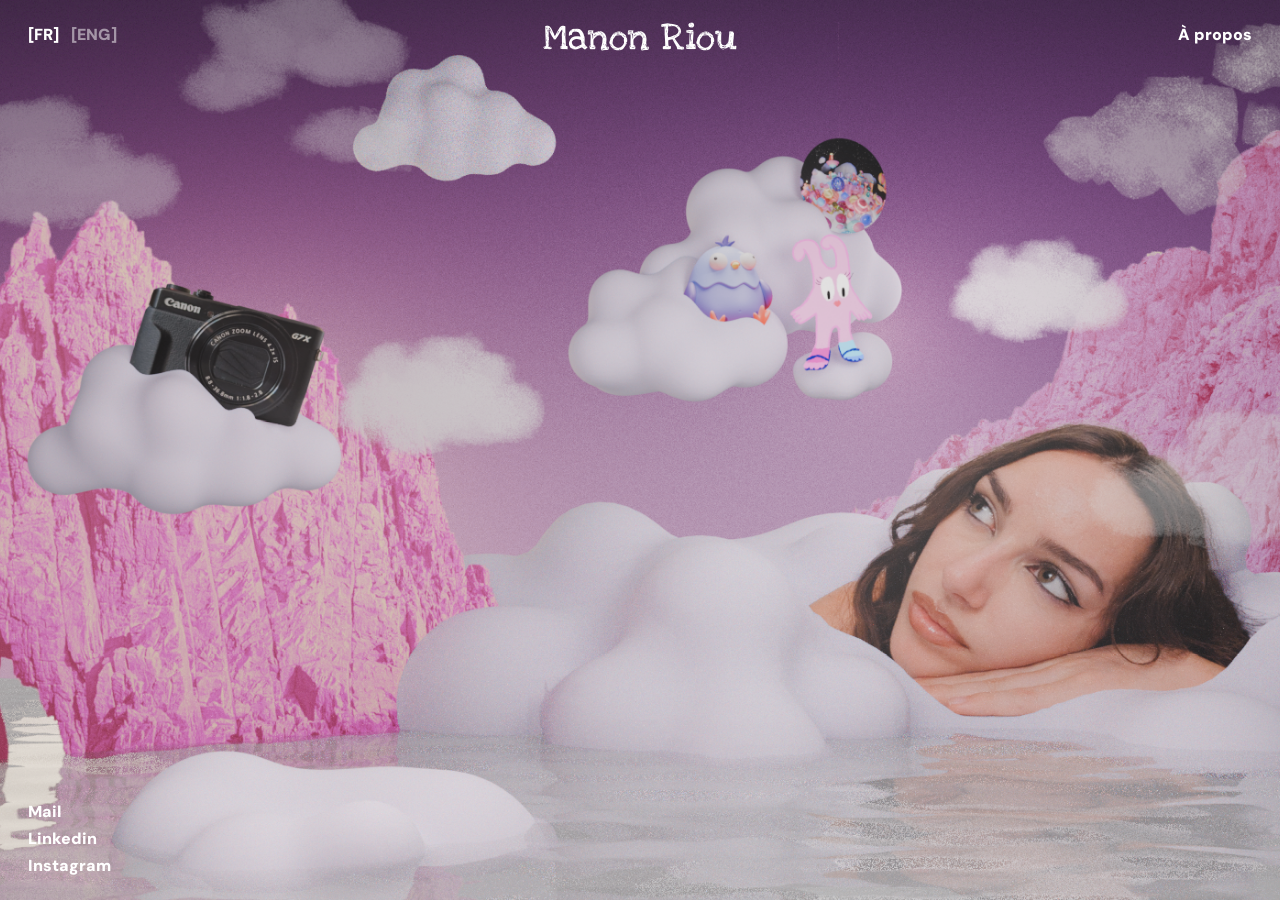
<file: index.html>
<!doctype html>
<html lang="fr">
<head>
<meta charset="utf-8">
<meta name="viewport" content="width=device-width, initial-scale=1">
<title>Manon Riou</title>
<link rel="stylesheet" href="css/index.css">
<link rel="icon" type="image/png" href="favicon.png" />
</head>
<body>

  <!-- Calques de fond et décors -->
  <img class="layer" src="Background.png" data-depth="5" alt="">
  <img class="layer" src="mountain_droite.png" data-depth="15" alt="">
  <img class="layer" src="first_plan.png" data-depth="25" alt="">
  <img class="layer cloud" src="cloud (1).png" data-depth="30" alt="">
  <img class="layer cloud" src="cloud (2).png" data-depth="35" alt="">
  <img class="layer cloud" src="cloud (3).png" data-depth="40" alt="">
  <img class="layer cloud" src="cloud (4).png" data-depth="32" alt="">
  <img class="layer cloud" src="cloud (5).png" data-depth="38" alt="">
  <img class="layer cloud" src="cloud (6).png" data-depth="36" alt="">
  <img class="layer cloud" src="cloud (7).png" data-depth="31" alt="">
  
  <!-- Nuage Photo / Gallery -->
  <a href="gallery.html" id="galleryAnchor" class="cloud-link">
    <img class="layer cloud halo" src="cloud_photo.png" data-depth="45" data-hit="147 296 425 500" data-label="340 385" alt="">
  </a>
  <a href="gallery.html" class="cloud-text gallery-text" data-i18n="gallery">Gallery</a>

  <!-- Nuage Projets -->
  <a href="project.html" id="projectAnchor" class="cloud-link">
    <img class="layer cloud halo" src="cloud_projets.png" data-depth="45" data-hit="648 137 983 402" data-label="812 262" alt="">
  </a>
  <a href="project.html" class="cloud-text project-text" data-i18n="projects">Projects</a>

  <!-- Interface -->
  <div class="ui lang"><button data-lang="fr">FR</button><button data-lang="en">ENG</button></div>
  <h1 class="ui name">Manon Riou</h1>
  <a class="ui about" href="about.html" data-i18n="about">About</a>
  <nav class="ui socials">
    <a href="mailto:manonriou2a@gmail.com">Mail</a>
    <a href="https://www.linkedin.com/in/riou-manon-526247348/" target="_blank" rel="noopener">Linkedin</a>
    <a href="https://www.instagram.com/manon_motion/" target="_blank" rel="noopener">Instagram</a>
  </nav>

<script src="js/index.js"></script>
</body>
</html>
</file>
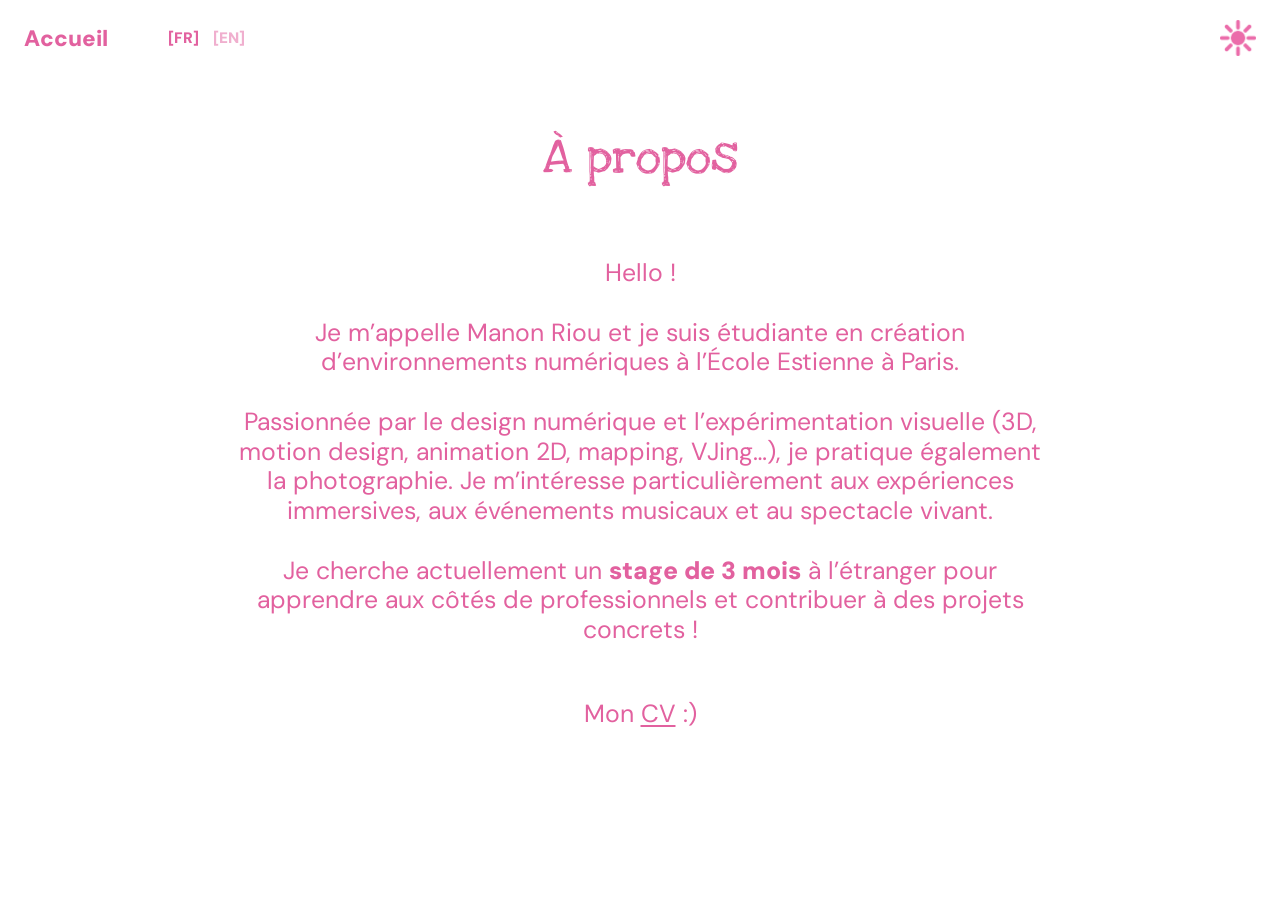
<file: about.html>
<!doctype html>
<html lang="fr">
<head>
<meta charset="utf-8">
<meta name="viewport" content="width=device-width, initial-scale=1">
<title>About – Manon Riou</title>
<link rel="stylesheet" href="css/project.css">
<link rel="stylesheet" href="css/pages.css">
</head>
<body>

<header class="top">
  <div class="top-left">
    <a id="back" href="index.html" data-i18n="home"></a>
    <div class="lang"><button data-lang="fr">FR</button><button data-lang="en">EN</button></div>
  </div>
  <span class="page-title"></span>
  <button id="theme" aria-label="Mode nuit"><img src="PICTOGRAM/SUN_Pictogram.png" alt=""></button>
</header>

<main class="about">
  <h1 data-i18n="about"></h1>
  <div data-l="fr">
    <p>Hello !</p>
    <p>Je m’appelle Manon Riou et je suis étudiante en création d’environnements numériques à l’École Estienne à Paris.</p>
    <p>Passionnée par le design numérique et l’expérimentation visuelle (3D, motion design, animation 2D, mapping, VJing…), je pratique également la photographie. Je m’intéresse particulièrement aux expériences immersives, aux événements musicaux et au spectacle vivant.</p>
    <p>Je cherche actuellement un <b>stage de 3 mois</b> à l’étranger pour apprendre aux côtés de professionnels et contribuer à des projets concrets !</p>
    <p class="cv">Mon <a href="CV_Manon_Riou.pdf" target="_blank" rel="noopener">CV</a> :)</p>
  </div>
  <div data-l="en" hidden>
    <p>Hello!</p>
    <p>My name is Manon Riou and I’m a student in digital environment design at École Estienne in Paris.</p>
    <p>Passionate about digital design and visual experimentation (3D, motion design, 2D animation, mapping, VJing…), I also practice photography. I’m especially interested in immersive experiences, music events and live performance.</p>
    <p>I’m currently looking for a <b>3-month internship</b> abroad to learn alongside professionals and contribute to real projects!</p>
    <p class="cv">My <a href="CV_Manon_Riou_en.pdf" target="_blank" rel="noopener">CV</a> :)</p>
  </div>
</main>

<script src="js/page.js"></script>
</body>
</html>
</file>
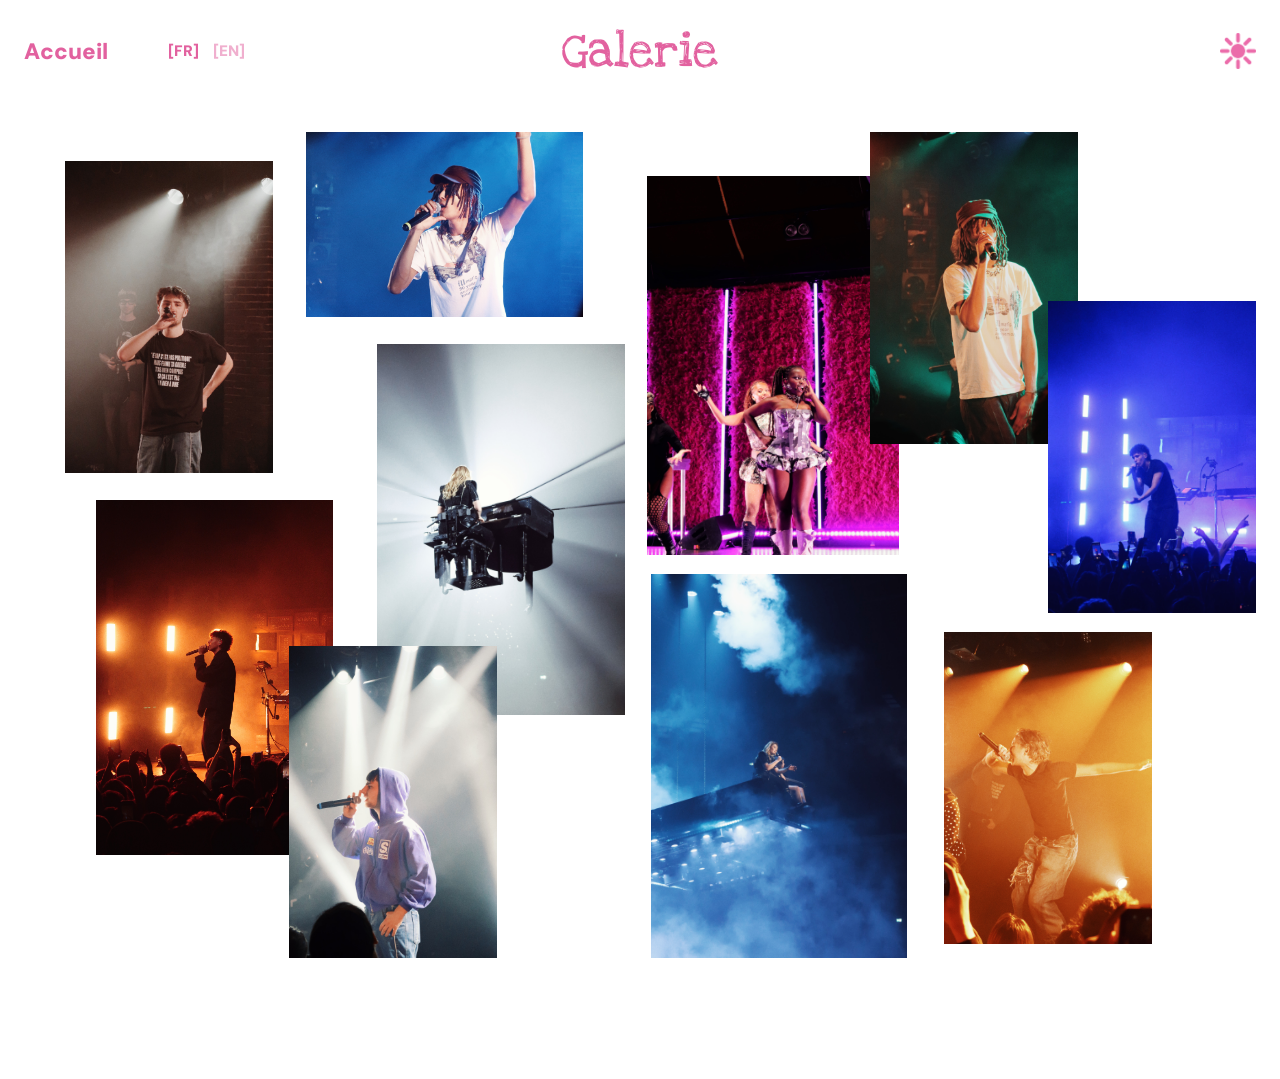
<file: gallery.html>
<!doctype html>
<html lang="fr">
<head>
<meta charset="utf-8">
<meta name="viewport" content="width=device-width, initial-scale=1">
<title>Gallery – Manon Riou</title>
<link rel="stylesheet" href="css/project.css">
<link rel="stylesheet" href="css/pages.css">
<link rel="icon" type="image/png" href="favicon.png" />
</head>
<body>

<header class="top">
  <div class="top-left">
    <a id="back" href="index.html" data-i18n="home"></a>
    <div class="lang"><button data-lang="fr">FR</button><button data-lang="en">EN</button></div>
  </div>
  <h1 class="page-title big" data-i18n="gallery"></h1>
  <button id="theme" aria-label="Mode nuit"><img src="PICTOGRAM/SUN_Pictogram.png" alt=""></button>
</header>

<main class="collage">
  <img src="GALLERY/img_gallery%20(9).jpg" style="left:50.52%;top:5.08%;width:19.74%;height:43.77%" alt="" loading="lazy">
  <img src="GALLERY/img_gallery%20(7).jpg" style="left:7.5%;top:42.46%;width:18.54%;height:41%" alt="" loading="lazy">
  <img src="GALLERY/img_gallery%20(3).jpg" style="left:5.1%;top:3.31%;width:16.25%;height:36%" alt="" loading="lazy">
  <img src="GALLERY/img_gallery%20(10).jpg" style="left:29.48%;top:24.46%;width:19.32%;height:42.85%" alt="" loading="lazy">
  <img src="GALLERY/img_gallery%20(4).jpg" style="left:73.75%;top:57.69%;width:16.25%;height:36%" alt="" loading="lazy">
  <img src="GALLERY/img_gallery%20(2).jpg" style="left:22.55%;top:59.31%;width:16.25%;height:36%" alt="" loading="lazy">
  <img src="GALLERY/img_gallery%20(6).jpg" style="left:67.97%;top:0%;width:16.25%;height:36%" alt="" loading="lazy">
  <img src="GALLERY/img_gallery%20(5).jpg" style="left:23.91%;top:0%;width:21.67%;height:21.31%" alt="" loading="lazy">
  <img src="GALLERY/img_gallery%20(1).jpg" style="left:50.89%;top:51%;width:20%;height:44.31%" alt="" loading="lazy">
  <img src="GALLERY/img_gallery%20(8).jpg" style="left:81.88%;top:19.54%;width:16.25%;height:36%" alt="" loading="lazy">
</main>

<script src="js/page.js"></script>
</body>
</html>
</file>
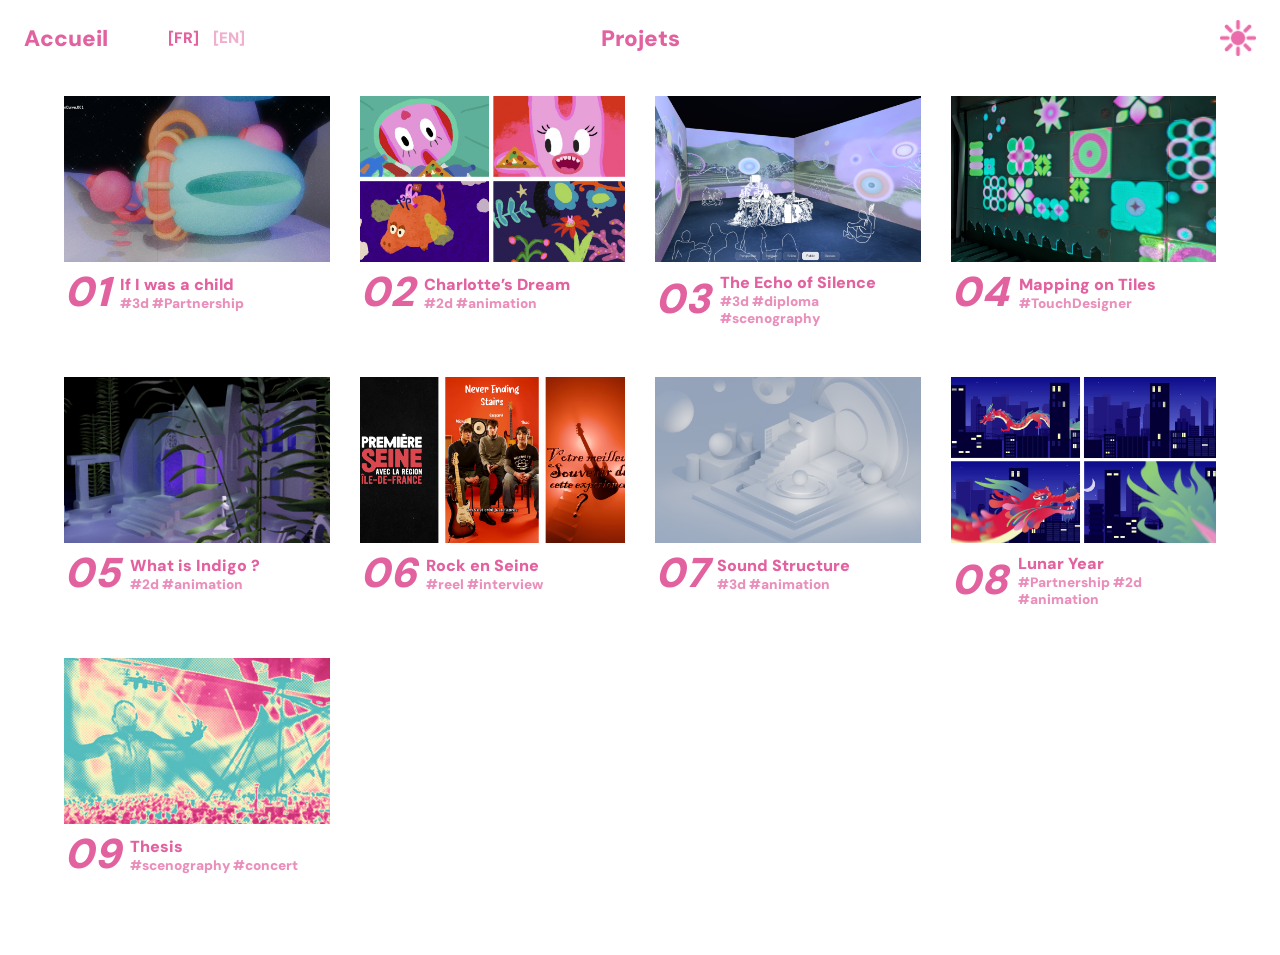
<file: project.html>
<!doctype html>
<html lang="fr">
<head>
<meta charset="utf-8">
<meta name="viewport" content="width=device-width, initial-scale=1">
<title>Projects – Manon Riou</title>
<link rel="stylesheet" href="css/project.css">
<link rel="icon" type="image/png" href="favicon.png" />
</head>
<body>

<header class="top">
  <div class="top-left">
    <a id="back" href="index.html"></a>
    <div class="lang"><button data-lang="fr">FR</button><button data-lang="en">EN</button></div>
  </div>
  <h1 class="page-title" data-i18n="projects"></h1>
  <button id="theme" aria-label="Mode nuit"><img src="PICTOGRAM/SUN_Pictogram.png" alt=""></button>
</header>

<main id="grid" class="grid"></main>

<section id="project" hidden>
  <div class="banner">
    <a id="prev" href="#" aria-label="Previous">&lt;</a>
    <h2 id="bannerTitle"></h2>
    <a id="next" href="#" aria-label="Next">&gt;</a>
  </div>
  <div class="layout">
    <aside class="info">
      <h3 id="title"></h3>
      <p class="meta" id="meta"></p>
      <p class="desc" id="desc"></p>
      <div class="credit"><span data-i18n="credit"></span><br>@Manon Riou</div>
    </aside>
    <div class="media" id="media"></div>
    <nav class="index" id="index"></nav>
  </div>
</section>

<script src="js/project.js"></script>
</body>
</html>
</file>
<file: css/index.css>
/* Importation de la police DM Sans (poids Black 900) */
@font-face {
  font-family: 'DM Sans';
  src: url('../FONT/DM_Sans/static/DMSans-Black.ttf') format('truetype');
  font-weight: 900;
  font-style: normal;
}
@font-face {
  font-family: 'LoveYa';
  src: url('../FONT/Love_Ya_Like_A_Sister/LoveYaLikeASister-Regular.ttf') format('truetype');
}

body { font-family: 'DM Sans', sans-serif; font-weight: 900; color: #fff; }
a { color: inherit; text-decoration: none; }

/* Interface fixe (langue, nom, About, réseaux) */
.ui { position: fixed; z-index: 30; }
.ui a:hover, .ui button:hover { opacity: .7; }
.lang { top: 24px; left: 28px; display: flex; gap: 12px; }
.lang button { font: inherit; color: inherit; background: none; border: 0; padding: 0; cursor: pointer; opacity: .5; }
.lang button.on { opacity: 1; }
.lang button::before, .lang button::after { display: inline-block; transition: transform .2s ease; }
.lang button::before { content: '['; }
.lang button::after { content: ']'; }
.lang button:hover::before { transform: translateX(-3px); }
.lang button:hover::after { transform: translateX(3px); }
.name { top: 14px; left: 0; right: 0; text-align: center; pointer-events: none; margin: 0; font-family: 'LoveYa', cursive; font-weight: 400; font-size: 2.4rem; white-space: nowrap; }
.about { top: 24px; right: 28px; }
.socials { bottom: 24px; left: 28px; display: flex; flex-direction: column; gap: 6px; }

html, body { margin: 0; height: 100%; overflow: hidden; background: #000; }

.layer {
  position: fixed; inset: -5%;
  width: 110%; height: 110%;
  object-fit: cover;
  pointer-events: none;
  transition: transform .15s ease-out;
  will-change: transform, translate;
}

.cloud { animation: float 6s ease-in-out infinite alternate; }
.cloud:nth-of-type(2n) { animation-duration: 8s; animation-delay: -3s; }
.cloud:nth-of-type(3n) { animation-duration: 7s; animation-delay: -5s; }

.halo { 
  filter: drop-shadow(0 0 25px rgba(255, 235, 255, 0)) drop-shadow(0 0 60px rgba(230, 200, 255, 0)); 
  transition: transform .15s ease-out, filter .4s; 
}
.halo.lit { 
  filter: drop-shadow(0 0 25px rgba(255, 235, 255, .9)) drop-shadow(0 0 60px rgba(230, 200, 255, .7)); 
}

@keyframes float { from { translate: 0 -8px; } to { translate: 0 8px; } }

/* Styles des liens interactifs */
.cloud-link {
  position: fixed;
  inset: 0;
  pointer-events: none;
  z-index: 10;
}

.cloud-link.active-link {
  pointer-events: auto;
  cursor: pointer;
}

/* Style partagé pour les textes au survol */
.cloud-text {
  position: fixed;
  transform: translate(-50%, -50%);
  font-family: 'LoveYa', cursive;
  font-size: 2.5rem;
  color: #ffffff;
  opacity: 0;
  transition: opacity 0.3s ease;
  pointer-events: none;
  z-index: 20;
  letter-spacing: 2px;
}

/* Position corrigée et affichage du texte Gallery */
#galleryAnchor.lit ~ .gallery-text {
  opacity: 1;
}
.gallery-text {
  top: 42%;
  left: 21%; /* Décalé vers la gauche pour le centrer parfaitement sur le nuage photo */
}

/* Position et affichage du texte Projects */
#projectAnchor.lit ~ .project-text {
  opacity: 1;
}
.project-text {
  top: 27%; 
  left: 57%;
}

/* Écrans tactiles : pas de survol, les textes des nuages sont visibles et cliquables */
@media (hover: none) {
  .cloud-text { opacity: 1; pointer-events: auto; text-shadow: 0 2px 12px rgba(0,0,0,.35); }
}
/* Écrans verticaux : les nuages sortent du cadre, les liens sont centrés */
@media (max-aspect-ratio: 1/1) {
  .cloud-text { opacity: 1; pointer-events: auto; left: 50% !important; font-size: 3rem; text-shadow: 0 2px 12px rgba(0,0,0,.35); }
  .gallery-text { top: 42% !important; }
  .project-text { top: 54% !important; }
}
@media (max-width: 600px) {
  .lang { top: 20px; left: 16px; font-size: .85rem; gap: 8px; }
  .about { top: 20px; right: 16px; font-size: .85rem; }
  .name { top: 12px; font-size: 1.7rem; }
  .socials { left: 16px; bottom: 20px; }
}
</file>
<file: css/project.css>
@font-face { font-family: 'DM Sans'; src: url('../FONT/DM_Sans/static/DMSans-Black.ttf') format('truetype'); font-weight: 900; }
@font-face { font-family: 'DM Sans'; src: url('../FONT/DM_Sans/static/DMSans-Regular.ttf') format('truetype'); font-weight: 400; }
@font-face { font-family: 'LoveYa'; src: url('../FONT/Love_Ya_Like_A_Sister/LoveYaLikeASister-Regular.ttf') format('truetype'); }

:root { --bg: #fff; --fg: #e2619f; }
html.dark { --bg: #1b0d15; --fg: #f08cc0; }

* { box-sizing: border-box; }
[hidden] { display: none !important; }
body { margin: 0; background: var(--bg); color: var(--fg); font-family: 'DM Sans', sans-serif; font-weight: 900; transition: background .3s, color .3s; }
a { color: inherit; text-decoration: none; }
button { font: inherit; color: inherit; background: none; border: 0; padding: 0; cursor: pointer; }

/* En-tête */
.top { display: grid; grid-template-columns: 1fr auto 1fr; align-items: center; padding: 20px 24px; }
.top-left { display: flex; gap: 60px; align-items: center; font-size: 1.4rem; }
.lang { font-size: .95rem; display: flex; gap: 14px; }
.lang button { opacity: .5; }
.lang button.on { opacity: 1; }
.lang button::before, .lang button::after { display: inline-block; transition: transform .2s ease; }
.lang button::before { content: '['; }
.lang button::after { content: ']'; }
.lang button:hover::before { transform: translateX(-3px); }
.lang button:hover::after { transform: translateX(3px); }
/* Flèche de retour au survol */
#back { position: relative; display: inline-block; transition: transform .2s; }
#back:hover { transform: translateX(.6em); }
#back::before {
  content: ''; position: absolute; right: 100%; top: 50%; width: .7em; height: .7em; margin-right: .25em;
  background: currentColor; opacity: 0; transform: translate(.4em, -50%); transition: opacity .2s, transform .2s;
  -webkit-mask: url("data:image/svg+xml,%3Csvg xmlns='http://www.w3.org/2000/svg' viewBox='0 0 24 24' fill='none' stroke='black' stroke-width='3.5' stroke-linecap='round' stroke-linejoin='round'%3E%3Cpath d='M20 12H5M11 5l-7 7 7 7'/%3E%3C/svg%3E") center / contain no-repeat;
          mask: url("data:image/svg+xml,%3Csvg xmlns='http://www.w3.org/2000/svg' viewBox='0 0 24 24' fill='none' stroke='black' stroke-width='3.5' stroke-linecap='round' stroke-linejoin='round'%3E%3Cpath d='M20 12H5M11 5l-7 7 7 7'/%3E%3C/svg%3E") center / contain no-repeat;
}
#back:hover::before { opacity: 1; transform: translate(0, -50%); }
.page-title { margin: 0; font-size: 1.4rem; }
#theme { justify-self: end; width: 36px; height: 36px; }
#theme img { width: 100%; height: 100%; display: block; transition: transform .4s ease; }
#theme:hover img { transform: rotate(90deg); }

/* Page 1 : grille des projets */
.grid { display: grid; grid-template-columns: repeat(4, 1fr); gap: 50px 30px; padding: 20px 5% 80px; }
.card img { width: 100%; aspect-ratio: 16 / 10; object-fit: cover; display: block; transition: opacity .2s; }
.card:hover img { opacity: .8; }
.card-info { display: flex; gap: 10px; align-items: center; margin-top: 10px; }
.card-num { font-size: 2.6rem; font-style: italic; line-height: 1; }
.card-tags { font-size: .85rem; opacity: .7; }

/* Page projet */
.banner { position: relative; height: 140px; background: center / cover no-repeat; display: flex; align-items: center; justify-content: space-between; padding: 0 30px; color: #fff; }
.banner h2 { position: absolute; left: 50%; transform: translateX(-50%); margin: 0; font-family: 'LoveYa', cursive; font-weight: 400; font-size: 3.2rem; white-space: nowrap; text-shadow: 0 2px 10px rgba(0,0,0,.35); }
.banner a { font-size: 3rem; line-height: 1; z-index: 1; }

.layout { display: grid; grid-template-columns: 1fr 46% 1fr; gap: 40px; padding: 45px 24px 100px; align-items: start; }
.info, .index { position: sticky; top: 30px; }
.info h3 { margin: 0 0 30px; font-family: 'LoveYa', cursive; font-weight: 400; font-size: 2.6rem; }
.meta { white-space: pre-line; font-size: 1.15rem; line-height: 1.4; margin: 0 0 30px; }
.desc { font-weight: 400; font-size: 1.1rem; line-height: 1.4; margin: 0; max-width: 360px; }
.credit { margin-top: 160px; font-size: 1rem; line-height: 1.5; }
.media { display: flex; flex-direction: column; gap: 40px; }
.media img, .media video { width: 100%; display: block; }
.index { justify-self: end; display: flex; flex-direction: column; gap: 14px; font-size: 1.6rem; }
.index a { opacity: .5; }
.index a.on, .index a:hover { opacity: 1; }

/* Vue projet : la page ne défile pas, seule la colonne d'images défile */
body.detail .page-title { visibility: hidden; }

@media (min-width: 1025px) {
  body.detail { height: 100vh; overflow: hidden; display: flex; flex-direction: column; }
  body.detail #project { flex: 1; min-height: 0; display: flex; flex-direction: column; }
  body.detail .layout { flex: 1; min-height: 0; grid-template-rows: minmax(0, 1fr); padding-bottom: 0; }
  body.detail .media { height: 100%; overflow-y: auto; padding-bottom: 60px; scrollbar-width: none; }
  body.detail .media::-webkit-scrollbar { display: none; }
  body.detail .credit { position: fixed; left: 24px; bottom: 24px; margin: 0; }

  /* Index : vague vers la gauche au survol (élément survolé + 2 voisins de chaque côté) */
  .index a { transition: transform .45s cubic-bezier(.3, 1.6, .5, 1), opacity .2s; }
  .index a:hover { transform: translateX(-22px); }
  .index a:hover + a, .index a:has(+ a:hover) { transform: translateX(-12px); }
  .index a:hover + a + a, .index a:has(+ a + a:hover) { transform: translateX(-5px); }
}

/* Tablette / mobile : colonnes empilées. En-tête et bannière fixes, le contenu défile dessous */
@media (max-width: 1024px) {
  .grid { grid-template-columns: repeat(2, 1fr); gap: 40px 24px; }
  .layout { grid-template-columns: minmax(0, 1fr); gap: 30px; padding-bottom: 60px; }
  .info, .index { position: static; }
  body.detail { height: 100vh; height: 100dvh; overflow: hidden; display: flex; flex-direction: column; }
  body.detail #project { flex: 1; min-height: 0; display: flex; flex-direction: column; }
  body.detail .layout { flex: 1; min-height: 0; overflow-y: auto; padding-bottom: 90px; }
  /* Index flottant en bas de l'écran, par-dessus les images */
  body.detail .index {
    position: fixed; top: auto; right: auto; left: 50%; bottom: 16px; z-index: 5; transform: translateX(-50%);
    flex-direction: row; gap: 16px; padding: 10px 22px; font-size: 1.2rem; white-space: nowrap;
    background: var(--bg); border-radius: 999px; box-shadow: 0 4px 18px rgba(0, 0, 0, .18);
  }
  .desc { max-width: 600px; }
  .credit { margin-top: 30px; }
  .banner { height: 110px; padding: 0 16px; gap: 12px; }
  .banner h2 { position: static; transform: none; flex: 1; text-align: center; white-space: normal; font-size: 2.2rem; line-height: 1.1; }
  .banner a { font-size: 2.2rem; }
}
@media (max-width: 600px) {
  .grid { grid-template-columns: minmax(0, 1fr); padding: 10px 16px 60px; }
  .top { grid-template-columns: 1fr auto; padding: 16px; row-gap: 12px; }
  .top-left { gap: 20px; font-size: 1.2rem; }
  .lang { font-size: .85rem; gap: 10px; }
  .page-title { grid-row: 2; grid-column: 1 / -1; text-align: center; }
  body.detail .page-title { display: none; }
  #theme { width: 30px; height: 30px; }
  .layout { padding: 30px 16px 50px; }
  .info h3 { font-size: 2.1rem; margin-bottom: 20px; }
  .meta { font-size: 1rem; }
  .desc { font-size: 1rem; }
  .media { gap: 20px; }
  body.detail .index { gap: 8px; font-size: .95rem; padding: 8px 14px; bottom: 12px; }
  .banner { height: 80px; }
  .banner h2 { font-size: 1.5rem; }
  .banner a { font-size: 1.8rem; }
}
</file>
<file: css/pages.css>
/* Pages Galerie et À propos (en complément de project.css) */
.page-title.big { font-family: 'LoveYa', cursive; font-weight: 400; font-size: 3.1rem; }

/* Galerie : collage positionné comme dans la maquette (1920px de large) */
.collage { position: relative; width: 100%; aspect-ratio: 1920 / 1300; margin: 30px 0 80px; }
.collage img { position: absolute; object-fit: cover; display: block; transition: transform .3s ease; }
.collage img:hover { z-index: 1; transform: scale(1.03); }

/* À propos */
.about { max-width: 860px; margin: 0 auto; padding: 50px 24px 100px; text-align: center; }
.about h1 { margin: 0 0 70px; font-family: 'LoveYa', cursive; font-weight: 400; font-size: 3.1rem; }
.about p { font-weight: 400; font-size: 1.55rem; line-height: 1.2; margin: 0 0 1.2em; }
.about b { font-weight: 900; }
.about .cv { margin-top: 2.2em; }
.about .cv a { text-decoration: underline; text-underline-offset: 3px; }

@media (max-width: 700px) {
  .collage { aspect-ratio: auto; display: grid; grid-template-columns: repeat(2, minmax(0, 1fr)); gap: 12px; padding: 0 16px; }
  .collage img { position: static; width: 100% !important; height: auto !important; }
  .page-title.big { font-size: 2.2rem; }
  .about { padding: 20px 16px 60px; }
  .about h1 { font-size: 2.4rem; margin-bottom: 40px; }
  .about p { font-size: 1.1rem; }
}
</file>
